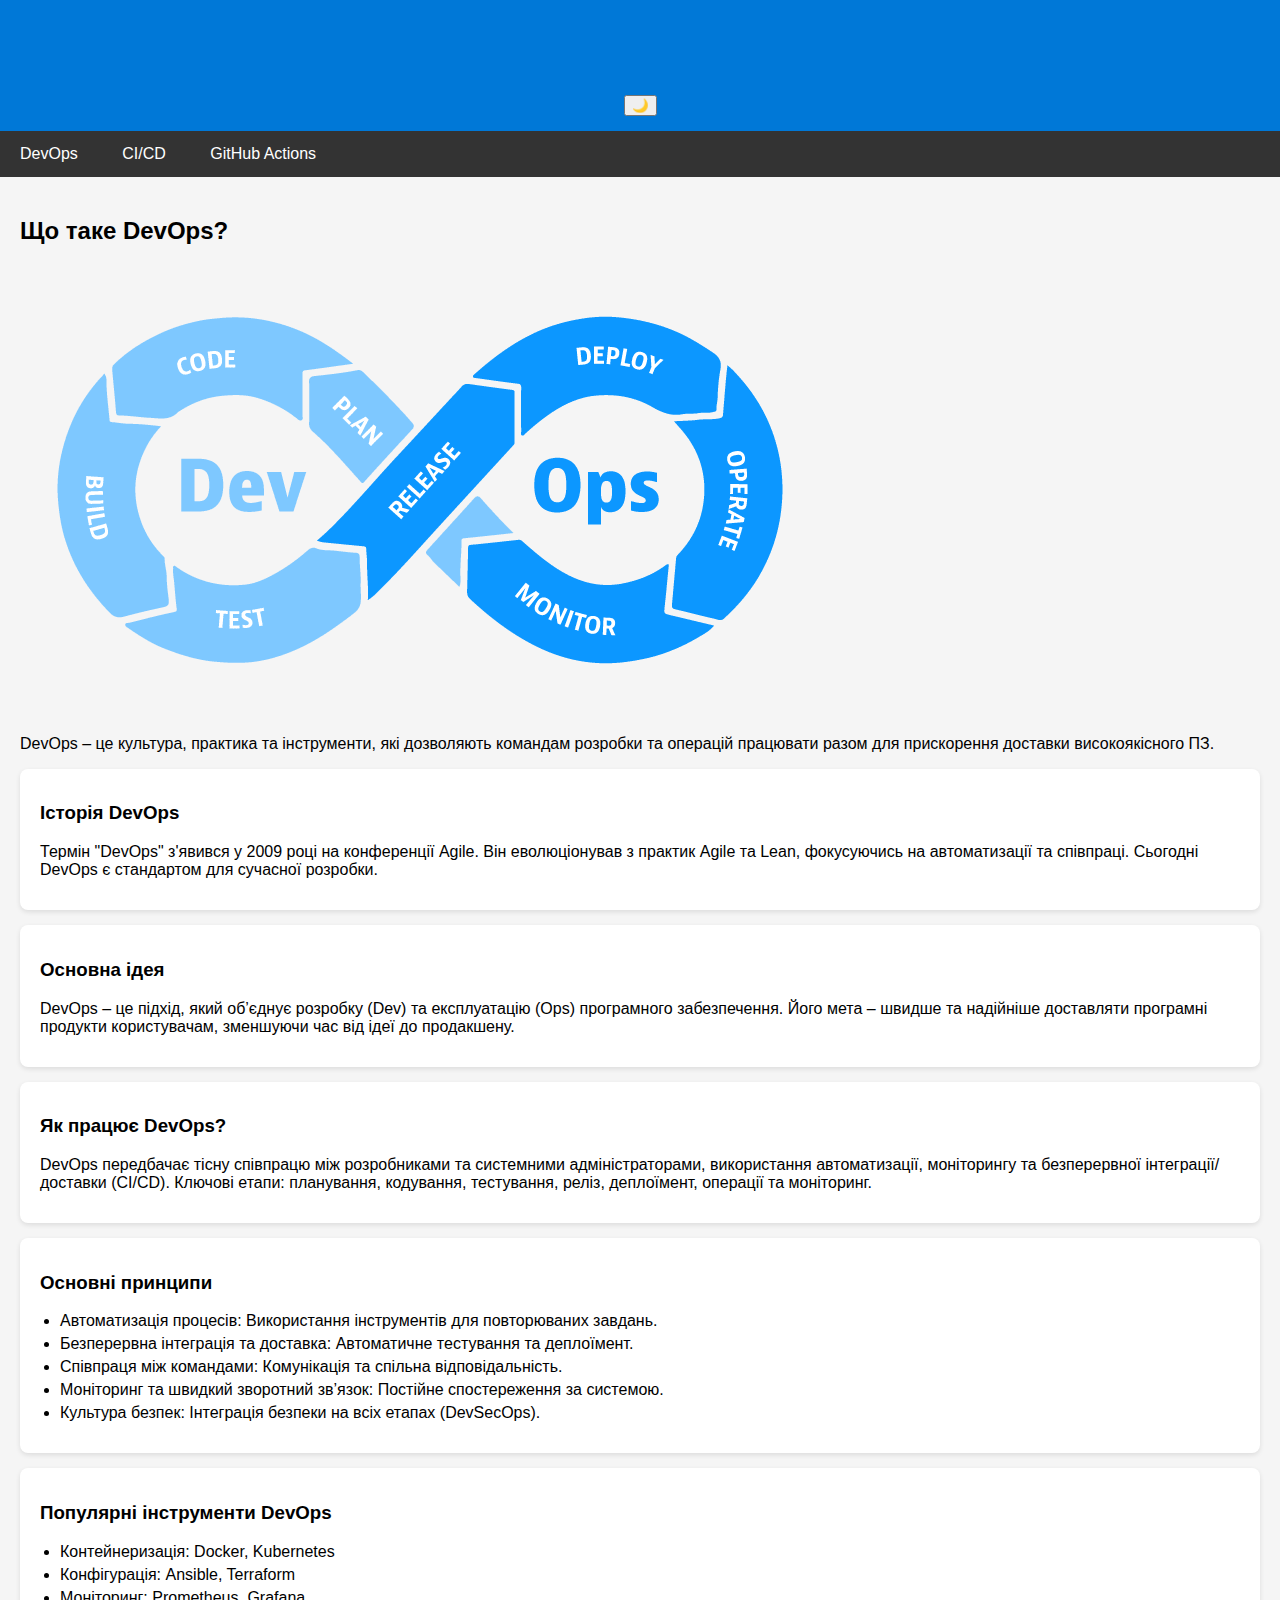
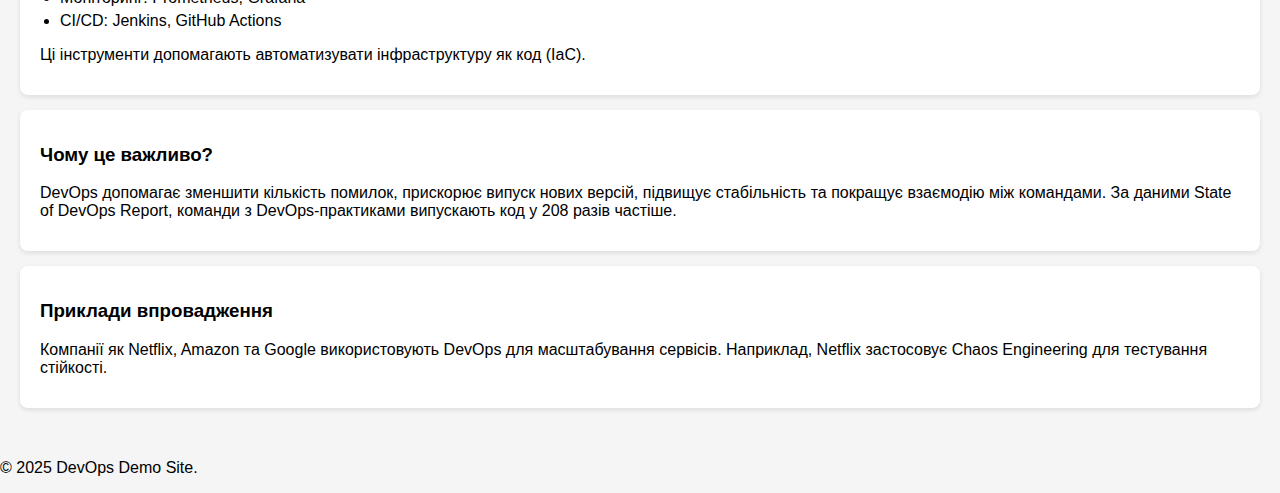
<file: index.html>
<!DOCTYPE html>
<html lang="uk">
<head>
    <meta charset="UTF-8">
    <meta name="viewport" content="width=device-width, initial-scale=1.0">
    <title>DevOps Demo Site</title>
    <link rel="stylesheet" href="style.css">
    <script src="script.js"></script>
</head>
<body>
    <header>
        <h1>DevOps Demo Site</h1>
        <button id="darkModeToggle" class="dark-mode-toggle">🌙</button>
    </header>
    
    <nav>
        <a href="index.html">DevOps</a>
        <a href="cicd.html">CI/CD</a>
        <a href="actions.html">GitHub Actions</a>
    </nav>

    <main>
        <section class="hero">
            <h2>Що таке DevOps?</h2>
            <img src="images/13429_ILL_DevOpsLoop.png" class="hero-image">
            <p class="hero-text">DevOps – це культура, практика та інструменти, які дозволяють командам розробки та операцій 
                працювати разом для прискорення доставки високоякісного ПЗ.
            </p>
        </section>

        <div class="section">
            <h3>Історія DevOps</h3>
            <p>Термін "DevOps" з'явився у 2009 році на конференції Agile. Він еволюціонував з практик Agile та Lean, 
                фокусуючись на автоматизації та співпраці. Сьогодні DevOps є стандартом для сучасної розробки.
            </p>
        </div>

        <div class="section">
            <h3>Основна ідея</h3>
            <p>DevOps – це підхід, який об’єднує розробку (Dev) та експлуатацію (Ops) програмного забезпечення. 
                Його мета – швидше та надійніше доставляти програмні продукти користувачам, зменшуючи час від ідеї до продакшену.
            </p>
        </div>

        <div class="section">
            <h3>Як працює DevOps?</h3>
            <p>DevOps передбачає тісну співпрацю між розробниками та системними адміністраторами, використання автоматизації, 
                моніторингу та безперервної інтеграції/доставки (CI/CD). Ключові етапи: планування, кодування, тестування, 
                реліз, деплоїмент, операції та моніторинг.
            </p>
        </div>

        <div class="section">
            <h3>Основні принципи</h3>
            <ul>
                <li>Автоматизація процесів: Використання інструментів для повторюваних завдань.</li>
                <li>Безперервна інтеграція та доставка: Автоматичне тестування та деплоїмент.</li>
                <li>Співпраця між командами: Комунікація та спільна відповідальність.</li>
                <li>Моніторинг та швидкий зворотний зв’язок: Постійне спостереження за системою.</li>
                <li>Культура безпек: Інтеграція безпеки на всіх етапах (DevSecOps).</li>
            </ul>
        </div>

        <div class="section">
            <h3>Популярні інструменти DevOps</h3>
            <ul>
                <li>Контейнеризація: Docker, Kubernetes</li>
                <li>Конфігурація: Ansible, Terraform</li>
                <li>Моніторинг: Prometheus, Grafana</li>
                <li>CI/CD: Jenkins, GitHub Actions</li>
            </ul>
            <p>Ці інструменти допомагають автоматизувати інфраструктуру як код (IaC).</p>
        </div>

        <div class="section">
            <h3>Чому це важливо?</h3>
            <p>DevOps допомагає зменшити кількість помилок, прискорює випуск нових версій, 
                підвищує стабільність та покращує взаємодію між командами. За даними State of DevOps Report, команди з 
                DevOps-практиками випускають код у 208 разів частіше.
            </p>
        </div>

        <div class="section">
            <h3>Приклади впровадження</h3>
            <p>Компанії як Netflix, Amazon та Google використовують DevOps для масштабування сервісів. Наприклад, Netflix 
                застосовує Chaos Engineering для тестування стійкості.
            </p>
        </div>
    </main>

    <footer>
        <p>&copy; 2025 DevOps Demo Site.</p>
    </footer>
</body>
</html>
</file>
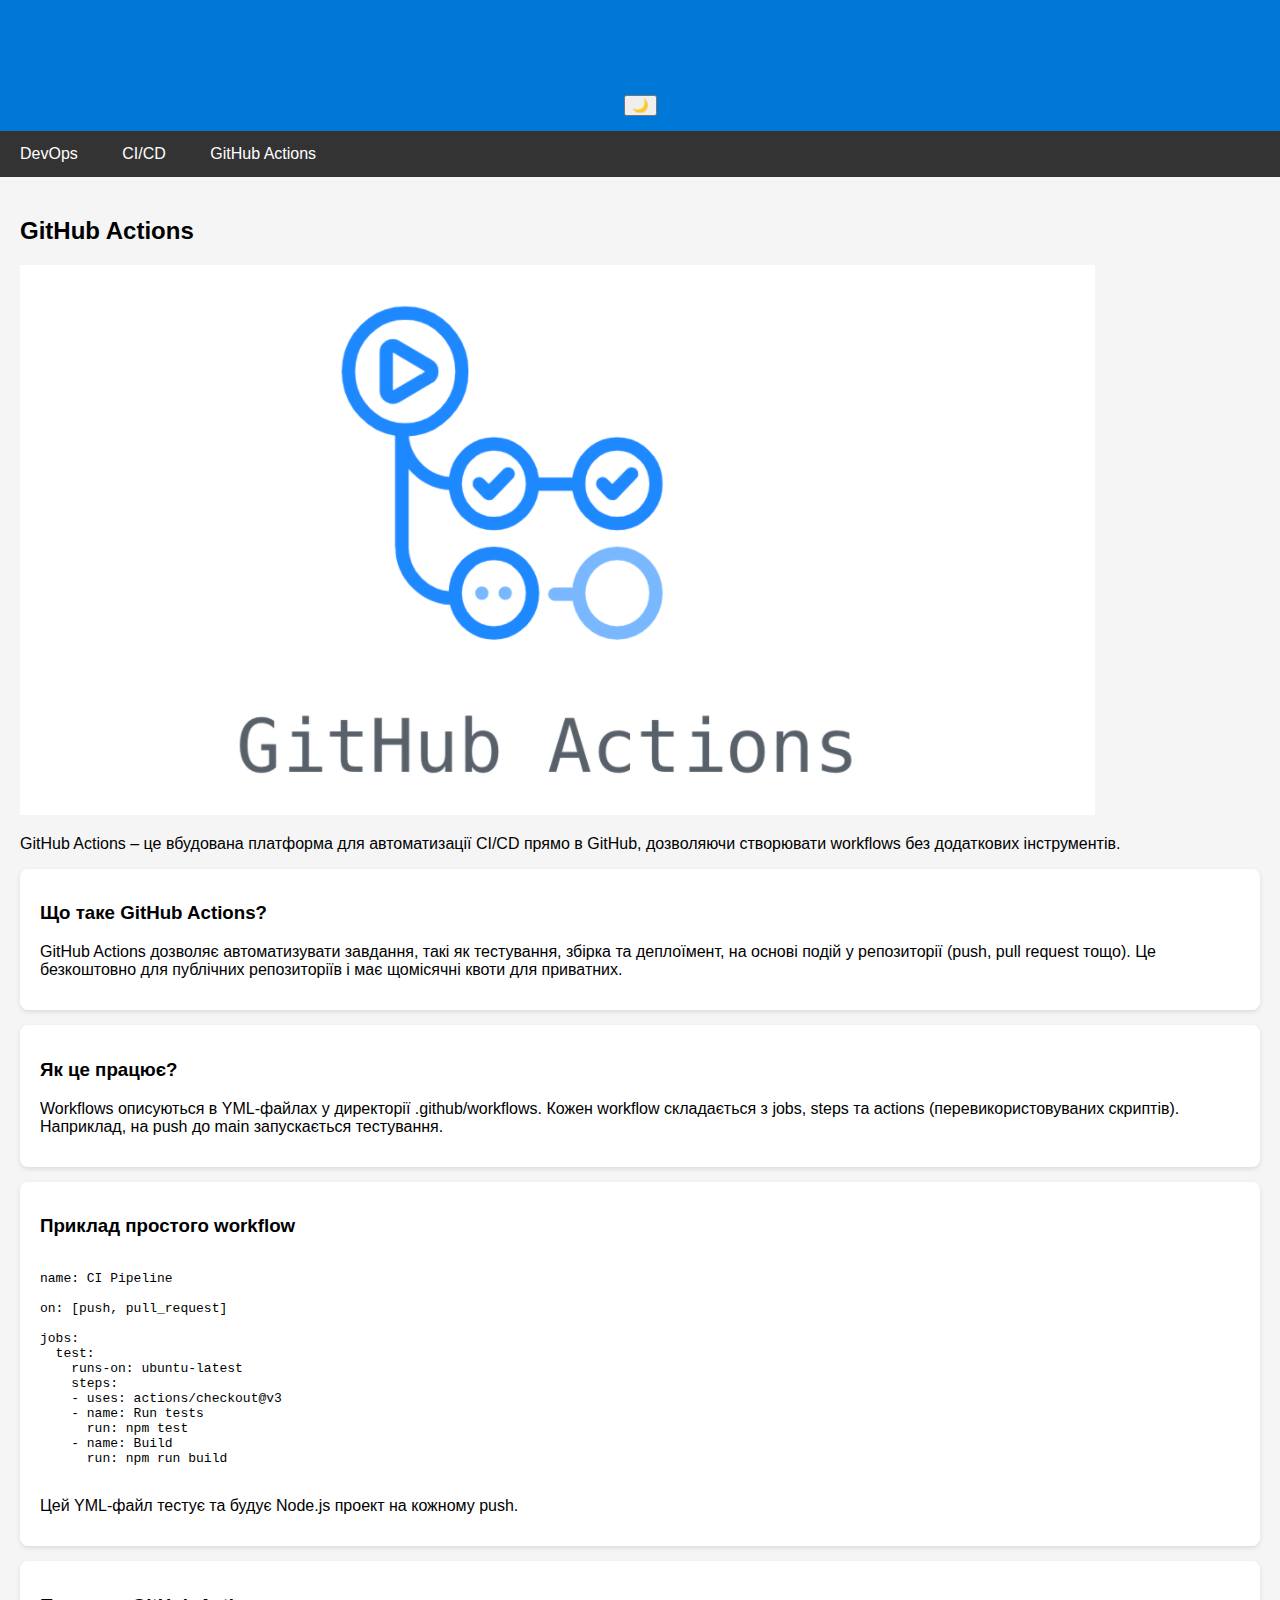
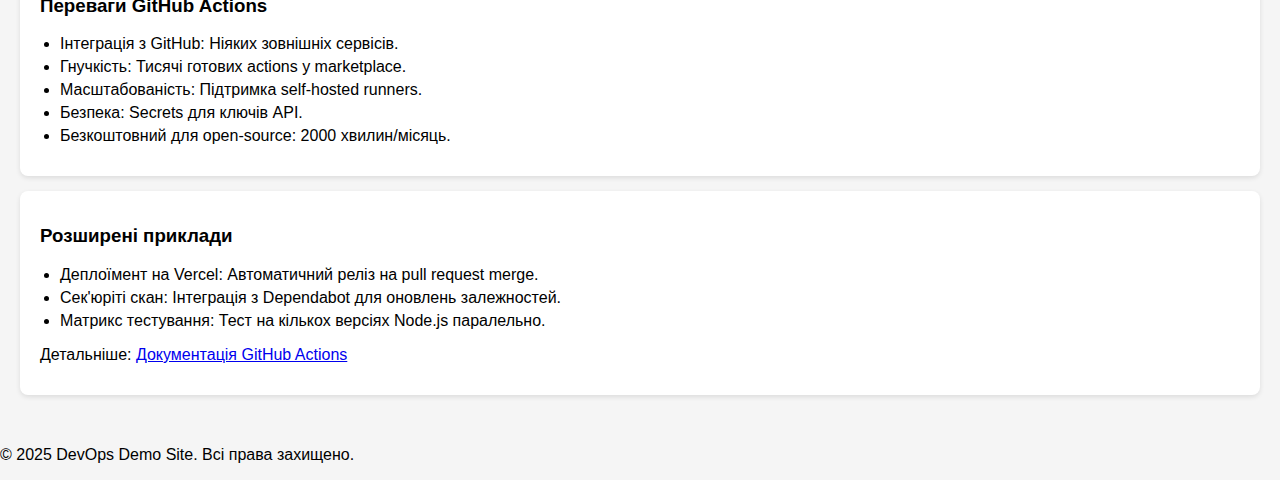
<file: actions.html>
<!DOCTYPE html>
<html lang="uk">
<head>
    <meta charset="UTF-8">
    <meta name="viewport" content="width=device-width, initial-scale=1.0">
    <title>GitHub Actions</title>
    <link rel="stylesheet" href="style.css">
</head>
<body>
    <header>
        <h1>DevOps Demo Site</h1>
        <button id="darkModeToggle" class="dark-mode-toggle">🌙</button>
    </header>
    
    <nav>
        <a href="index.html">DevOps</a>
        <a href="cicd.html">CI/CD</a>
        <a href="actions.html">GitHub Actions</a>
    </nav>

    <main>
        <section class="hero">
            <h2>GitHub Actions</h2>
            <img src="images/github-actions-logo.png" alt="Ілюстрація GitHub Actions" class="hero-image">
            <p class="hero-text">GitHub Actions – це вбудована платформа для автоматизації CI/CD прямо в GitHub, дозволяючи створювати workflows без додаткових інструментів.</p>
        </section>

        <div class="section">
            <h3>Що таке GitHub Actions?</h3>
            <p>GitHub Actions дозволяє автоматизувати завдання, такі як тестування, збірка та деплоїмент, на основі подій у репозиторії (push, pull request тощо). Це безкоштовно для публічних репозиторіїв і має щомісячні квоти для приватних.</p>
        </div>

        <div class="section">
            <h3>Як це працює?</h3>
            <p>Workflows описуються в YML-файлах у директорії .github/workflows. Кожен workflow складається з jobs, steps та actions (перевикористовуваних скриптів). Наприклад, на push до main запускається тестування.</p>
        </div>

        <div class="section">
            <h3>Приклад простого workflow</h3>
            <pre><code class="yml-example">
name: CI Pipeline

on: [push, pull_request]

jobs:
  test:
    runs-on: ubuntu-latest
    steps:
    - uses: actions/checkout@v3
    - name: Run tests
      run: npm test
    - name: Build
      run: npm run build
            </code></pre>
            <p>Цей YML-файл тестує та будує Node.js проект на кожному push.</p>
        </div>

        <div class="section">
            <h3>Переваги GitHub Actions</h3>
            <ul>
                <li>Інтеграція з GitHub: Ніяких зовнішніх сервісів.</li>
                <li>Гнучкість: Тисячі готових actions у marketplace.</li>
                <li>Масштабованість: Підтримка self-hosted runners.</li>
                <li>Безпека: Secrets для ключів API.</li>
                <li>Безкоштовний для open-source: 2000 хвилин/місяць.</li>
            </ul>
        </div>

        <div class="section">
            <h3>Розширені приклади</h3>
            <ul>
                <li>Деплоїмент на Vercel: Автоматичний реліз на pull request merge.</li>
                <li>Сек'юріті скан: Інтеграція з Dependabot для оновлень залежностей.</li>
                <li>Матрикс тестування: Тест на кількох версіях Node.js паралельно.</li>
            </ul>
            <p>Детальніше: <a href="https://docs.github.com/en/actions" target="_blank">Документація GitHub Actions</a></p>
        </div>
    </main>

    <footer>
        <p>&copy; 2025 DevOps Demo Site. Всі права захищено.</p>
    </footer>

    <script src="script.js"></script>
</body>
</html>
</file>
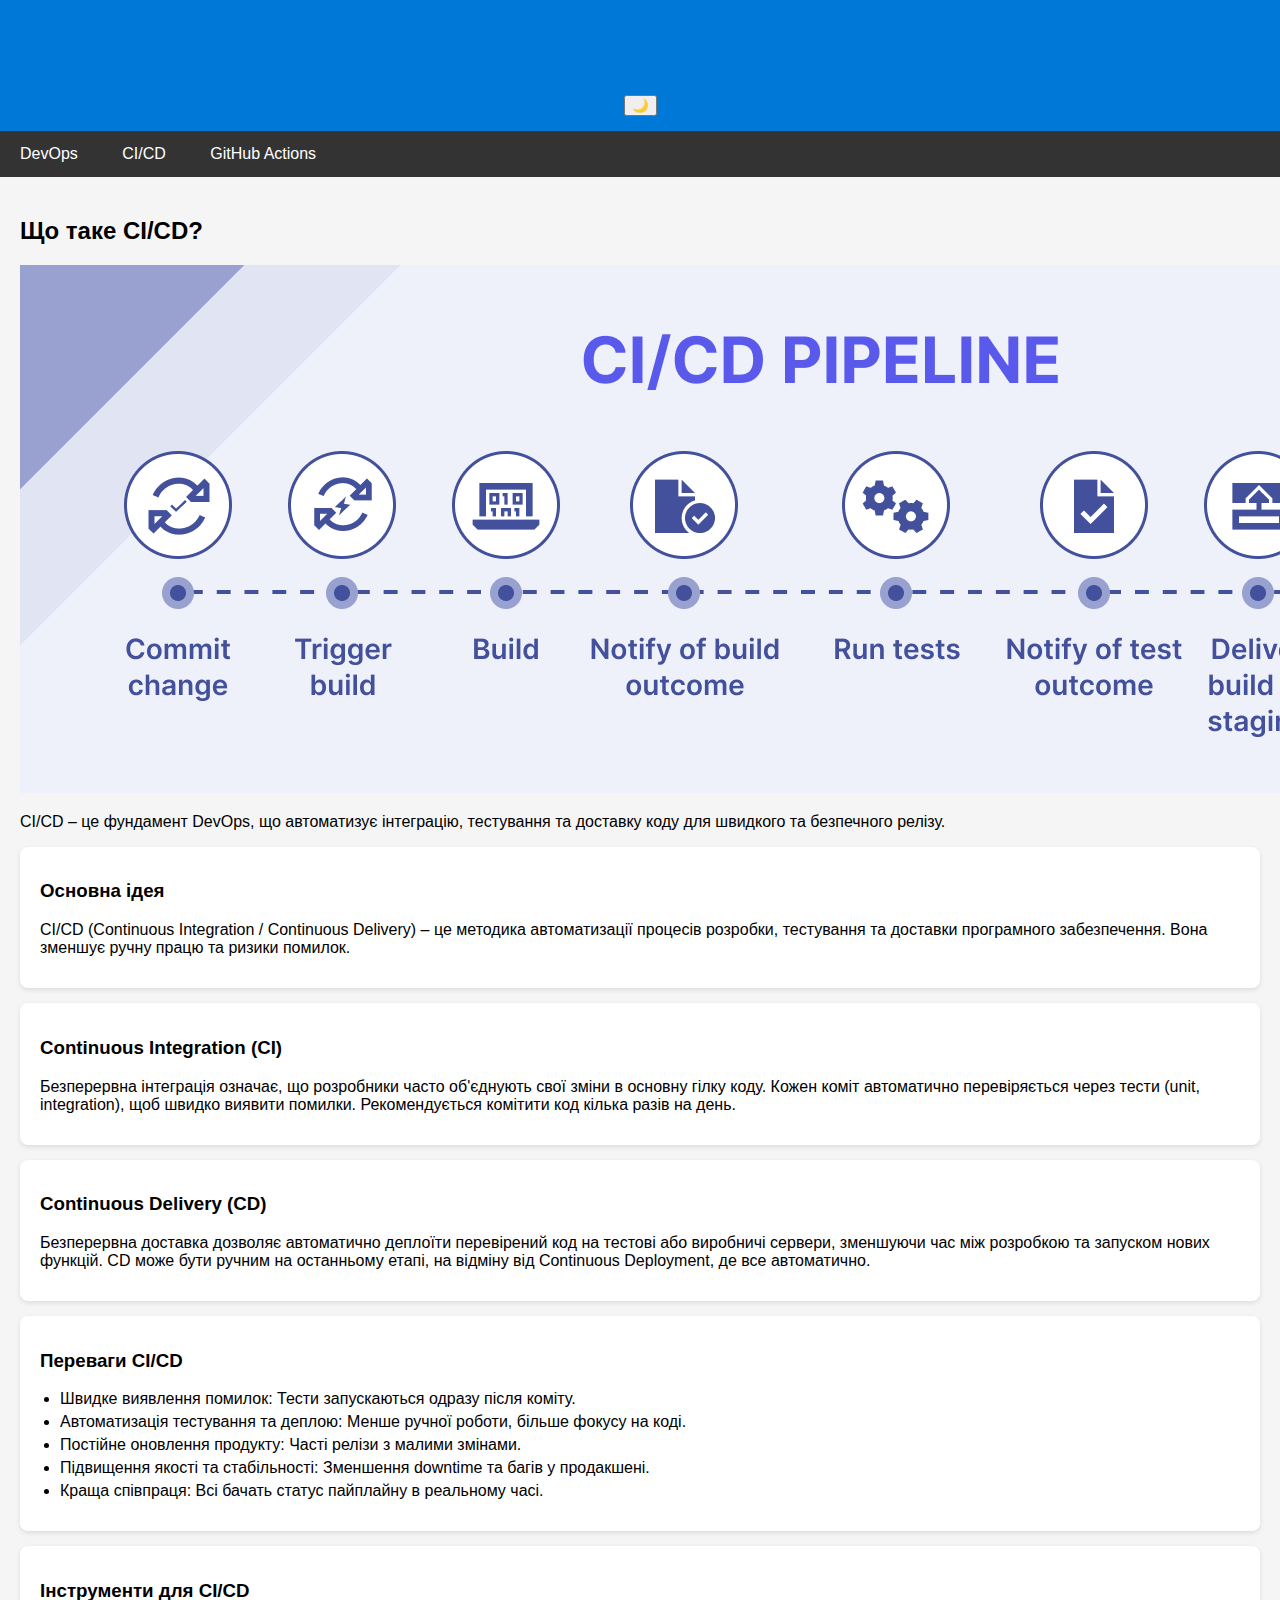
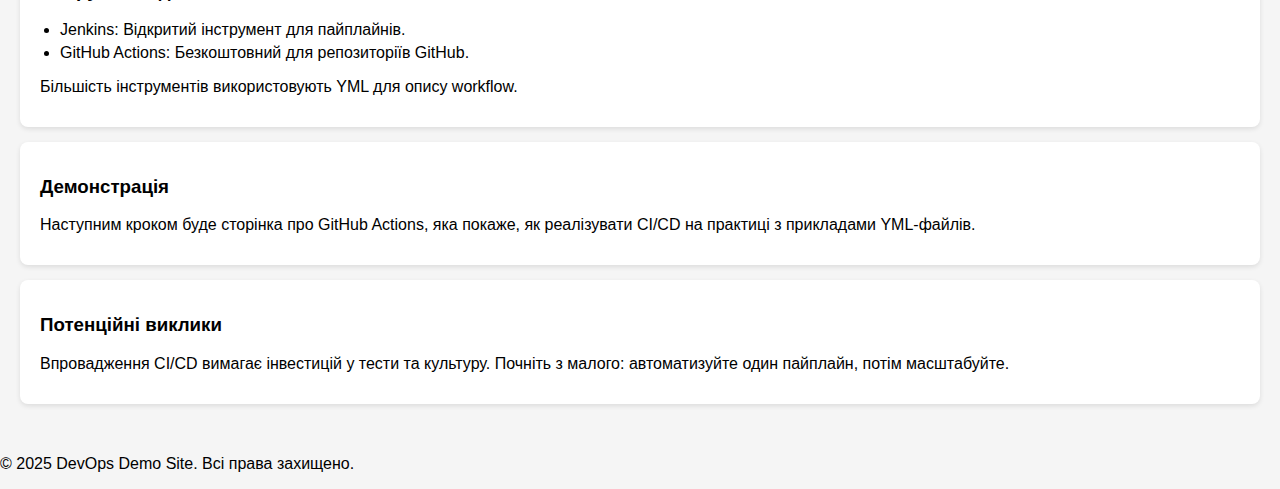
<file: cicd.html>
<!DOCTYPE html>
<html lang="uk">
<head>
    <meta charset="UTF-8">
    <meta name="viewport" content="width=device-width, initial-scale=1.0">
    <title>CI/CD</title>
    <link rel="stylesheet" href="style.css">
</head>
<body>
    <header>
        <h1>DevOps Demo Site</h1>
        <button id="darkModeToggle" class="dark-mode-toggle">🌙</button>
    </header>
    
    <nav>
        <a href="index.html">DevOps</a>
        <a href="cicd.html">CI/CD</a>
        <a href="actions.html">GitHub Actions</a>
    </nav>

    <main>
        <section class="hero">
            <h2>Що таке CI/CD?</h2>
            <img src="images/914c9fb40d3388631f258f1f1e07fc8b.png" alt="Ілюстрація CI/CD пайплайну" class="hero-image">
            <p class="hero-text">CI/CD – це фундамент DevOps, що автоматизує інтеграцію, тестування та доставку коду для швидкого 
                та безпечного релізу.
            </p>
        </section>

        <div class="section">
            <h3>Основна ідея</h3>
            <p>CI/CD (Continuous Integration / Continuous Delivery) – це методика автоматизації процесів розробки, тестування 
                та доставки програмного забезпечення. Вона зменшує ручну працю та ризики помилок.
            </p>
        </div>

        <div class="section">
            <h3>Continuous Integration (CI)</h3>
            <p>Безперервна інтеграція означає, що розробники часто об'єднують свої зміни в основну гілку коду. Кожен коміт 
                автоматично перевіряється через тести (unit, integration), щоб швидко виявити помилки. Рекомендується комітити 
                код кілька разів на день.
            </p>
        </div>

        <div class="section">
            <h3>Continuous Delivery (CD)</h3>
            <p>Безперервна доставка дозволяє автоматично деплоїти перевірений код на тестові або виробничі сервери, 
                зменшуючи час між розробкою та запуском нових функцій. CD може бути ручним на останньому етапі, на відміну від 
                Continuous Deployment, де все автоматично.
            </p>
        </div>

        <div class="section">
            <h3>Переваги CI/CD</h3>
            <ul>
                <li>Швидке виявлення помилок: Тести запускаються одразу після коміту.</li>
                <li>Автоматизація тестування та деплою: Менше ручної роботи, більше фокусу на коді.</li>
                <li>Постійне оновлення продукту: Часті релізи з малими змінами.</li>
                <li>Підвищення якості та стабільності: Зменшення downtime та багів у продакшені.</li>
                <li>Краща співпраця: Всі бачать статус пайплайну в реальному часі.</li>
            </ul>
        </div>

        <div class="section">
            <h3>Інструменти для CI/CD</h3>
            <ul>
                <li>Jenkins: Відкритий інструмент для пайплайнів.</li>
                <li>GitHub Actions: Безкоштовний для репозиторіїв GitHub.</li>
            </ul>
            <p>Більшість інструментів використовують YML для опису workflow.</p>
        </div>

        <div class="section">
            <h3>Демонстрація</h3>
            <p>Наступним кроком буде сторінка про GitHub Actions, яка покаже, як реалізувати CI/CD на практиці 
                з прикладами YML-файлів.
            </p>
        </div>

        <div class="section">
            <h3>Потенційні виклики</h3>
            <p>Впровадження CI/CD вимагає інвестицій у тести та культуру. Почніть з малого: автоматизуйте
                один пайплайн, потім масштабуйте.
            </p>
        </div>
    </main>

    <footer>
        <p>&copy; 2025 DevOps Demo Site. Всі права захищено.</p>
    </footer>

    <script src="script.js"></script>
</body>
</html>
</file>
<file: style.css>
body {
    font-family: Arial, sans-serif;
    background-color: #f5f5f5;
    margin: 0;
    padding: 0;
}

header {
    background-color: #0078d7;
    color: white;
    padding: 15px;
    text-align: center;
}

nav {
    background-color: #333;
    overflow: hidden;
}

nav a {
    color: white;
    padding: 14px 20px;
    text-decoration: none;
    display: inline-block;
}

nav a:hover {
    background-color: #575757;
}

main {
    padding: 20px;
}

h1 {
    color: #0078d7;
}

.section {
    background-color: #ffffff;
    border-radius: 8px;
    padding: 15px 20px;
    margin: 15px 0;
    box-shadow: 0 2px 5px rgba(0,0,0,0.1);
}

ul {
    padding-left: 20px;
}

ul li {
    margin-bottom: 5px;
}
</file>
